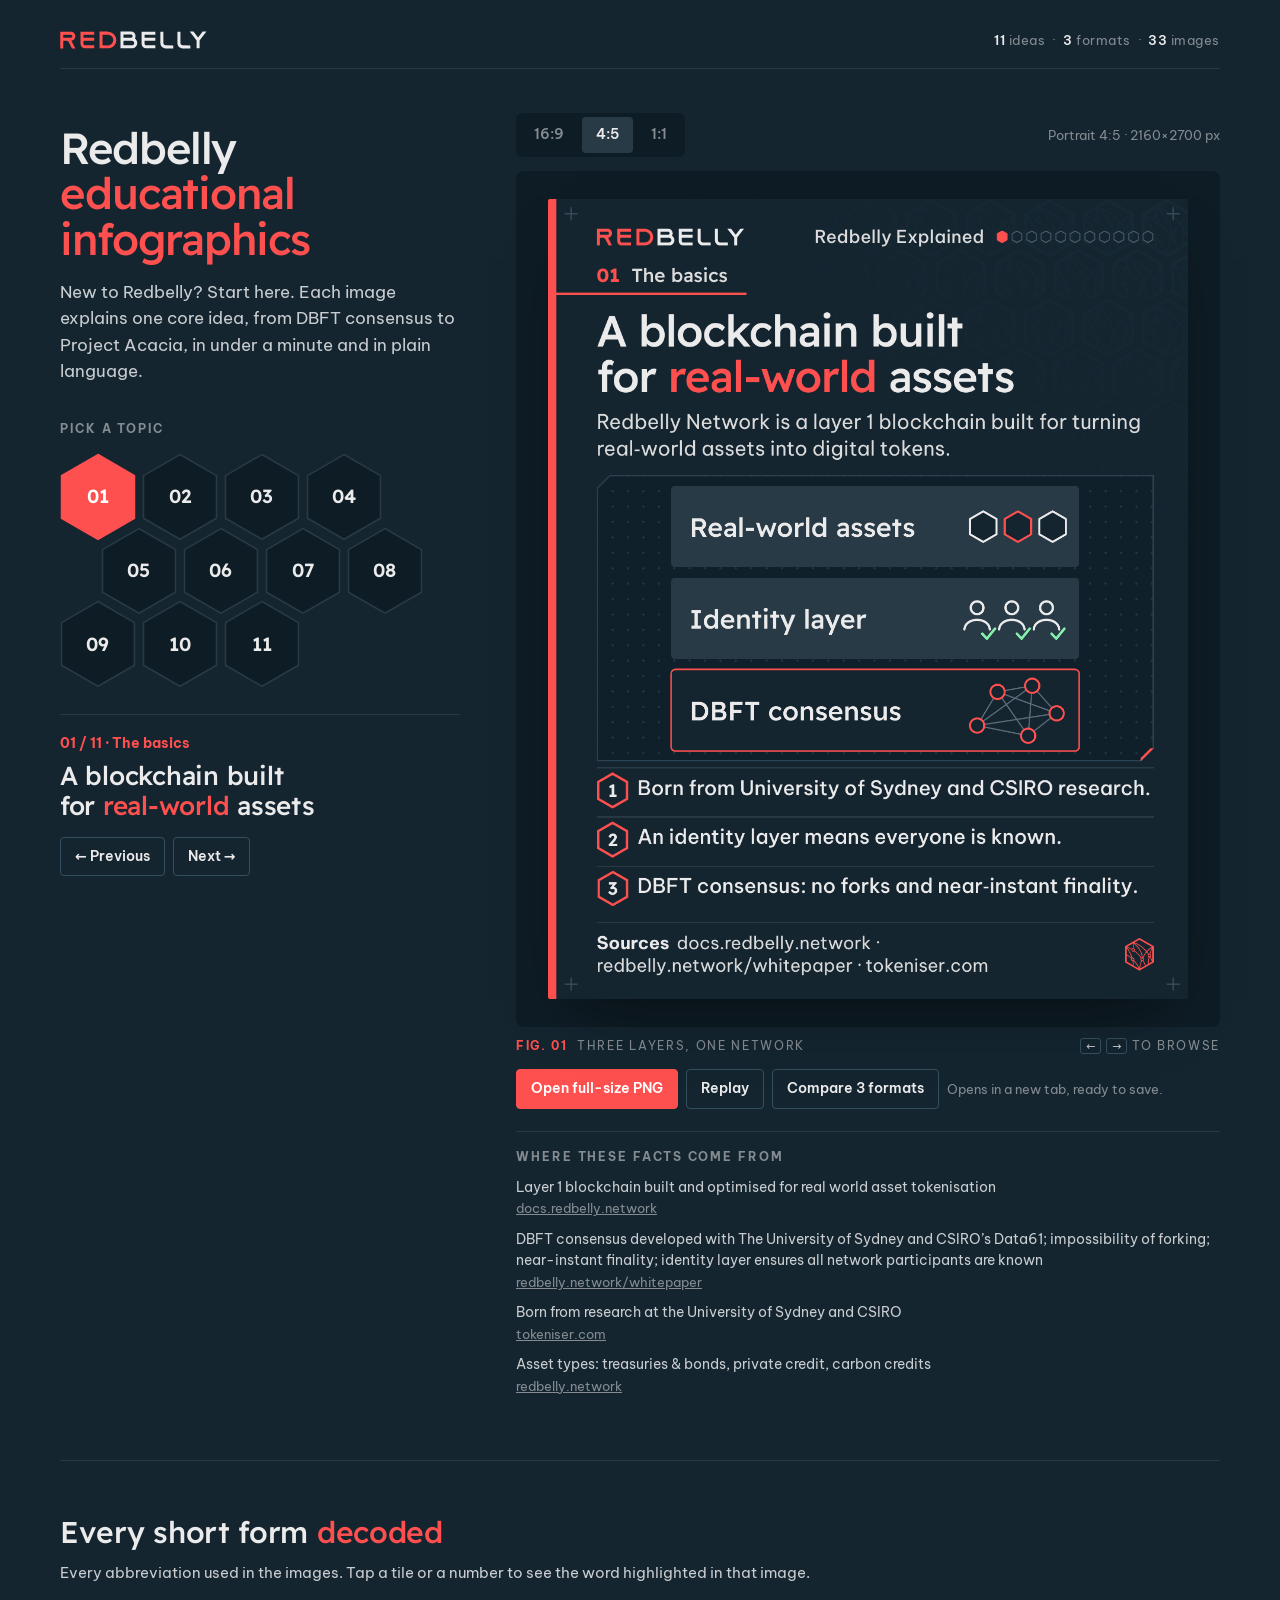
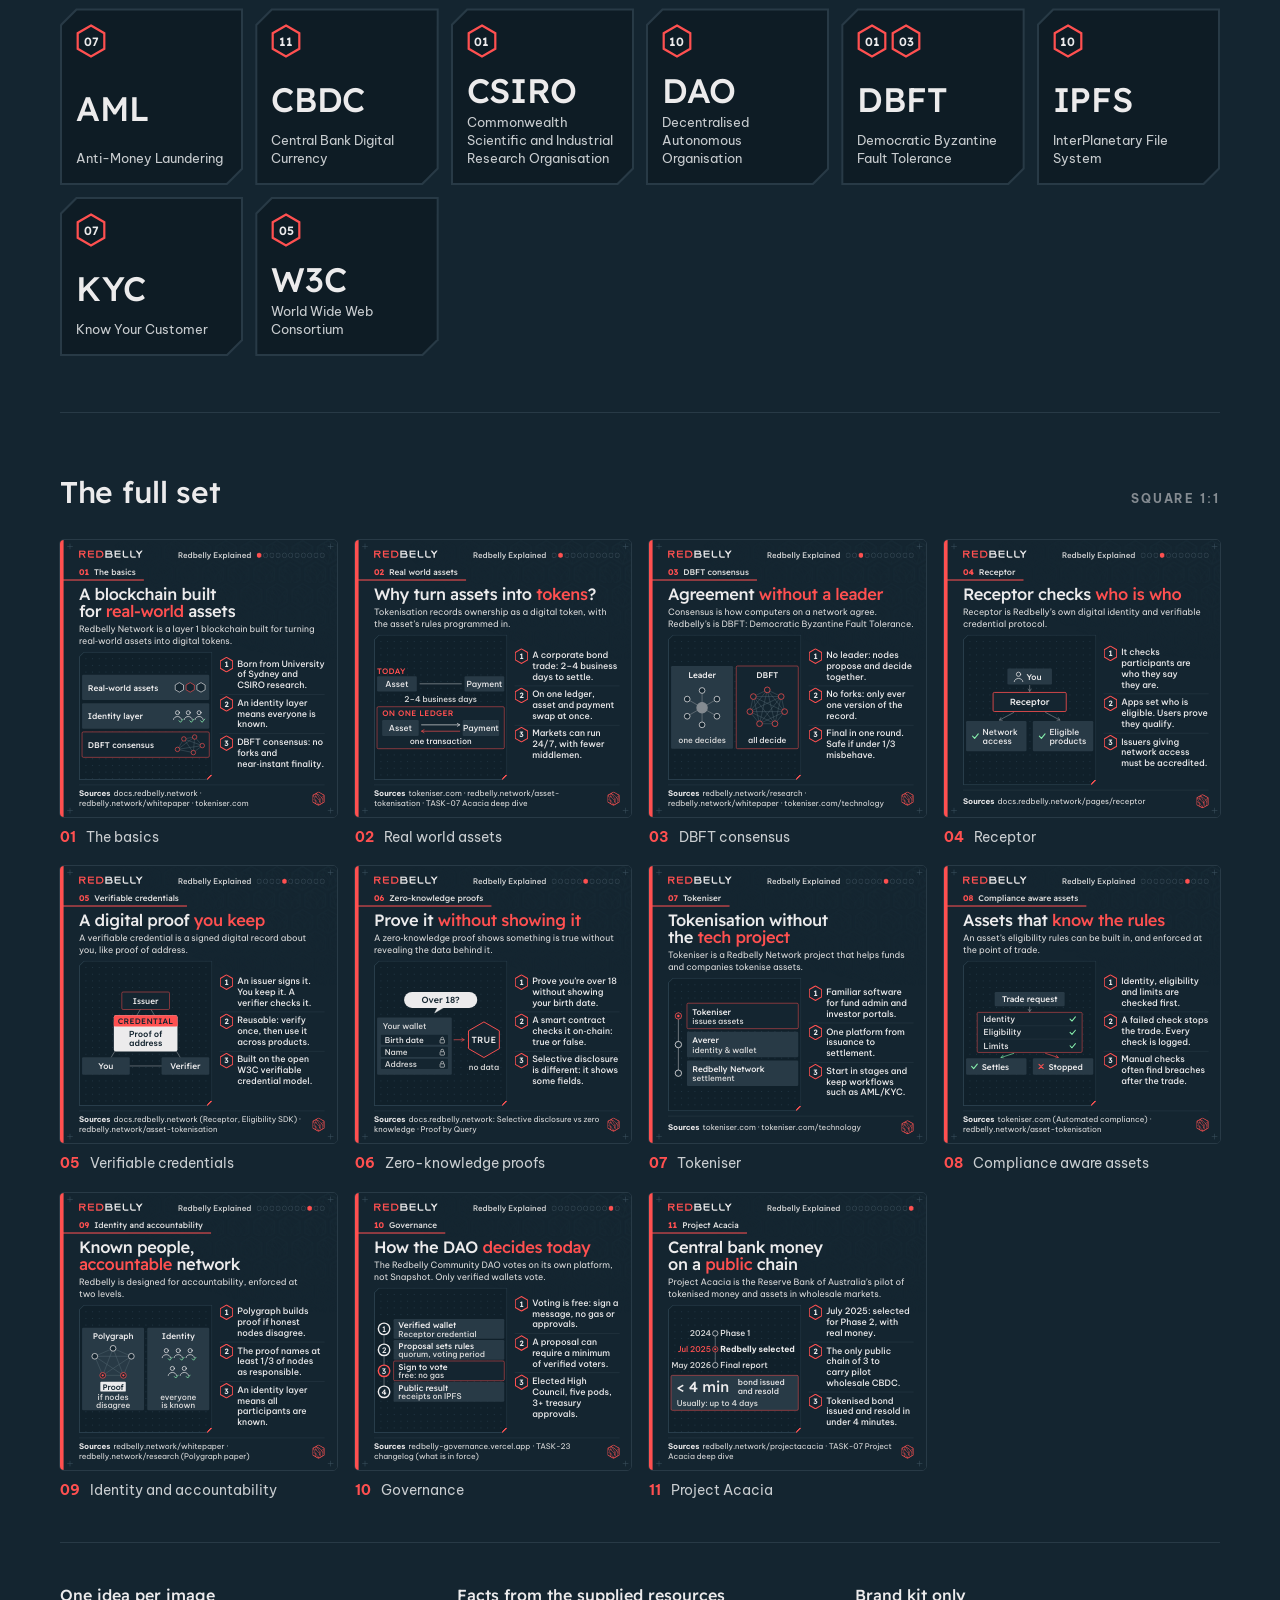
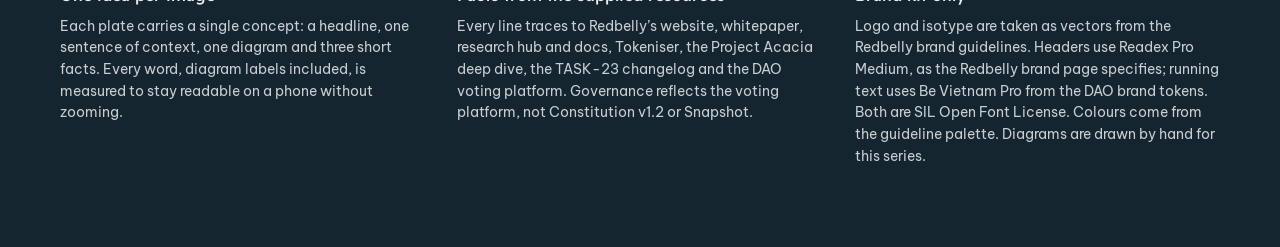
<file: index.html>
<!doctype html>
<html lang="en">
<head>
<meta charset="utf-8">
<meta name="viewport" content="width=device-width, initial-scale=1, viewport-fit=cover">
<title>Redbelly Educational Series</title>
<meta name="description" content="New to Redbelly? Start here. 11 infographics, each explaining one core idea in plain language, from DBFT consensus to Project Acacia.">
<meta name="theme-color" content="#142530">
<meta property="og:type" content="website">
<meta property="og:title" content="Redbelly Educational Series">
<meta property="og:description" content="New to Redbelly? Start here. 11 infographics, each explaining one core idea in plain language, from DBFT consensus to Project Acacia.">
<meta property="og:image" content="https://redbelly-dao-infographics.vercel.app/png/01-what-is-redbelly_16x9.png">
<meta name="twitter:card" content="summary_large_image">
<link rel="icon" type="image/svg+xml" href="assets/brand/favicon.svg">
<link rel="icon" type="image/png" sizes="32x32" href="assets/brand/favicon-32.png">
<link rel="apple-touch-icon" href="assets/brand/apple-touch-icon.png">
<link rel="stylesheet" href="src/plate.css">
<style>
/* Layout: a working desk. Left, the honeycomb index and notes; right, the live plate on a slate mat. Below, the full set and its sources. */
:root {
  --ink: #142530;      /* page ground (brand secondary) */
  --deep: #0E1C25;     /* wells */
  --slate: #283A46;    /* brand grey, mats and rules */
  --edge: #34505F;
  --red: #FF5050;      /* brand red, the one accent */
  --paper: #ECEBEC;
  --mist: #C9CDD0;
  --grey: #848B91;
  --display: 'Readex Pro', 'Be Vietnam Pro', 'Segoe UI', system-ui, sans-serif;
  --body: 'Be Vietnam Pro', 'Segoe UI', system-ui, sans-serif;
  color-scheme: dark;
}
* { box-sizing: border-box; }
[hidden] { display: none !important; }
body { background: var(--ink); color: var(--paper); font-family: var(--body); font-size: 16px; line-height: 1.55;
  padding-left: max(16px, env(safe-area-inset-left, 0px)); padding-right: max(16px, env(safe-area-inset-right, 0px)); }
body::before { content: ""; position: fixed; inset: 0 0 auto; height: env(safe-area-inset-top, 0px); z-index: 10; background: var(--ink); }
@media (min-width: 760px) { body { padding-left: max(52px, env(safe-area-inset-left, 0px)); padding-right: max(52px, env(safe-area-inset-right, 0px)); } }
.wrap { max-width: 1320px; margin: 0 auto; }
a { color: var(--paper); }
a:focus-visible, button:focus-visible { outline: 2px solid var(--red); outline-offset: 3px; }

/* top bar */
.bar { display: flex; align-items: center; justify-content: space-between; gap: 16px; padding-block: 22px 18px; border-bottom: 1px solid var(--slate); flex-wrap: wrap; }
.bar .wm svg { height: 18px; width: auto; display: block; }
.bar .tally { font-size: 13px; color: var(--grey); letter-spacing: .04em; font-variant-numeric: tabular-nums; }
.bar .tally b { color: var(--paper); font-weight: 600; }

/* desk */
.desk { display: grid; grid-template-columns: minmax(0, 400px) minmax(0, 1fr); gap: 56px; padding-block: 44px 64px; align-items: start; }
.intro h1 { font-family: var(--display); font-size: clamp(34px, 3.4vw, 50px); line-height: 1.04; margin-top: 12px !important; letter-spacing: -.03em; font-weight: 500; margin: 0; text-wrap: balance; }
.intro h1 em { font-style: normal; color: var(--red); }
.intro p.lead { color: var(--mist); font-size: 17px; margin: 18px 0 0; max-width: 36ch; }
.label { font-size: 12px; font-weight: 700; letter-spacing: .16em; text-transform: uppercase; color: var(--grey); }

/* honeycomb navigator: 11 cells, 4 / 4 / 3 */
.comb { margin-top: 36px; }
.comb .rows { display: flex; flex-direction: column; margin-top: 14px; }
.comb .row { display: flex; gap: 6px; }
.comb .row + .row { margin-top: -14px; }
.comb .row:nth-child(2) { padding-left: 41px; }
.cell { --s: 76px; width: var(--s); height: calc(var(--s) * 1.1547); border: 0; padding: 0; cursor: pointer; position: relative; background: none; color: var(--paper); font: inherit; }
.cell svg { position: absolute; inset: 0; width: 100%; height: 100%; }
.cell polygon { fill: var(--deep); stroke: var(--slate); stroke-width: 2; transition: fill .25s, stroke .25s; }
.cell span { position: relative; font-family: var(--display); font-weight: 600; font-size: 19px; font-variant-numeric: tabular-nums; letter-spacing: .02em; }
.cell:hover polygon { stroke: var(--grey); }
.cell[aria-current="true"] polygon { fill: var(--red); stroke: var(--red); }
.cell[aria-current="true"] span { color: #fff; }
.now { margin-top: 26px; padding-top: 18px; border-top: 1px solid var(--slate); }
.now .k { color: var(--red); font-weight: 700; font-size: 14px; }
.now h2 { margin: 6px 0 0; font-family: var(--display); font-size: 26px; line-height: 1.15; letter-spacing: -.01em; font-weight: 500; text-wrap: balance; min-height: 2.3em; /* two lines, so Previous / Next stay put */ }
.now h2 em { font-style: normal; color: var(--red); }
.now .step { display: flex; gap: 8px; margin-top: 16px; }
.btn { appearance: none; border: 1px solid var(--edge); background: transparent; color: var(--paper); font: inherit; font-size: 14px; font-weight: 600; padding: 8px 14px; border-radius: 4px; cursor: pointer; text-decoration: none; display: inline-flex; align-items: center; gap: 8px; }
.btn:hover { border-color: var(--grey); }
.btn.solid { background: var(--red); border-color: var(--red); color: #fff; }

/* viewer */
.viewer { min-width: 0; }
.tabs { display: flex; gap: 4px; flex-wrap: wrap; align-items: center; justify-content: space-between; margin-bottom: 14px; }
.tabs .group { display: flex; gap: 4px; background: var(--deep); padding: 4px; border-radius: 6px; }
.tab { appearance: none; border: 0; background: transparent; color: var(--grey); font: inherit; font-size: 14px; font-weight: 600; padding: 7px 14px; border-radius: 4px; cursor: pointer; font-variant-numeric: tabular-nums; }
.tab[aria-selected="true"] { background: var(--slate); color: var(--paper); }
.tabs .dims { font-size: 13px; color: var(--grey); font-variant-numeric: tabular-nums; }
.mat { background: var(--deep); border-radius: 8px; padding: clamp(10px, 2.4vw, 28px); display: flex; justify-content: center; }
.stage { position: relative; width: 100%; overflow: hidden; border-radius: 2px; box-shadow: 0 30px 60px -30px rgba(0,0,0,.6); }
.stage .plate { position: absolute; left: 0; top: 0; transform-origin: 0 0; }
.files { display: flex; gap: 8px; flex-wrap: wrap; margin-top: 14px; align-items: center; }
.files .hint { font-size: 13px; color: var(--grey); }
.srcbox { margin-top: 22px; border-top: 1px solid var(--slate); padding-top: 16px; }
.srcbox ol { list-style: none; padding: 0; margin: 10px 0 0; display: grid; gap: 10px; }
.srcbox li { display: grid; grid-template-columns: minmax(0, 1fr); font-size: 14px; color: var(--mist); }
.srcbox li a { color: var(--grey); font-size: 13px; word-break: break-all; }

/* live node field behind the desk: ring nodes like the isotype, linking as they drift */
.desk { position: relative; }
.desk > section { position: relative; z-index: 1; }
.net { position: absolute; top: -20px; bottom: -20px; left: 50%; width: 100vw; transform: translateX(-50%); z-index: 0; pointer-events: none; display: block;
  -webkit-mask-image: linear-gradient(90deg, #000 0%, #000 34%, transparent 62%); mask-image: linear-gradient(90deg, #000 0%, #000 34%, transparent 62%); }

/* tilt and readout */
.mat { perspective: 1800px; position: relative; }
.stage { transition: transform .5s cubic-bezier(.2,.7,.2,1); will-change: transform; }
.readout { display: flex; justify-content: space-between; gap: 12px; flex-wrap: wrap; margin-top: 10px; font-size: 12px; letter-spacing: .14em; text-transform: uppercase; color: var(--grey); font-variant-numeric: tabular-nums; }
.readout b { color: var(--red); font-weight: 700; }
.kbd { border: 1px solid var(--edge); border-radius: 3px; padding: 0 5px; font-size: 11px; color: var(--mist); letter-spacing: 0; }

/* all three formats side by side */
.compare { padding-block: 8px 48px; }
.compare .row3 { display: grid; grid-template-columns: 1.78fr 1fr 1fr; gap: 18px; align-items: end; margin-top: 18px; }
.compare figure { margin: 0; min-width: 0; }
.compare .box { position: relative; overflow: hidden; border-radius: 3px; outline: 1px solid var(--slate); }
.compare .box .plate { position: absolute; left: 0; top: 0; transform-origin: 0 0; }
.compare figcaption { margin-top: 8px; font-size: 13px; color: var(--grey); font-variant-numeric: tabular-nums; }
@media (max-width: 700px) { .compare .row3 { grid-template-columns: minmax(0, 1fr); } }

/* a short form, highlighted inside the live plate: a light marker from the brand's secondary palette
   (#ECEBEC / #D9D9D9 ground, #142530 text, #FA423C ring) so it stands apart from the red accents */
.plate { --hl-ground: #ECEBEC; --hl-ink: #142530; --hl-ring: #FA423C; }
.plate mark.hl { background: var(--hl-ground); color: var(--hl-ink); border-radius: .16em; padding: 0 .14em; margin: 0 -.04em; box-decoration-break: clone; -webkit-box-decoration-break: clone;
  box-shadow: 0 0 0 2px var(--hl-ring); animation: hlPulse 1.2s ease-out 1.6s 3 both; }
.plate .title mark.hl, .plate em mark.hl { color: var(--hl-ink); }
.plate rect.hlbox { fill: var(--hl-ground); stroke: var(--hl-ring); stroke-width: 3; opacity: 0; animation: hlIn .4s ease 1.2s forwards; }
.plate text.hltext { fill: var(--hl-ink); opacity: 0; animation: hlIn .4s ease 1.2s forwards; }
@keyframes hlPulse { 0% { box-shadow: 0 0 0 2px #FA423C, 0 0 0 2px rgba(250,66,60,.65); } 100% { box-shadow: 0 0 0 2px #FA423C, 0 0 0 .6em rgba(250,66,60,0); } }
@keyframes hlIn { to { opacity: 1; } }
@media (prefers-reduced-motion: reduce) { .plate mark.hl, .plate rect.hlbox, .plate text.hltext { animation: none; opacity: 1; } }
.hlchip { display: inline-flex; align-items: center; gap: 6px; font-size: 13px; color: #ECEBEC; background: #142530; border: 1px solid #FA423C; border-radius: 999px; padding: 4px 5px 4px 12px; flex-wrap: wrap; }
.hlchip .term { font-family: var(--display); font-weight: 600; background: #ECEBEC; color: #142530; border-radius: 3px; padding: 0 5px; }
.hlchip .count { color: #D9D9D9; font-variant-numeric: tabular-nums; min-width: 2.6em; text-align: center; }
.hlchip button { appearance: none; border: 1px solid #848B91; background: transparent; color: #ECEBEC; height: 24px; min-width: 24px; padding: 0 8px; border-radius: 999px; cursor: pointer; font: inherit; font-size: 12px; line-height: 1; }
.hlchip button:hover { border-color: #ECEBEC; }
.hlchip button.zoom { min-width: 78px; }
.hlchip button.x { border: 0; background: #848B91; color: #142530; width: 24px; padding: 0; }
/* the camera: the plate pans and zooms inside the stage */
.stage .plate.cam { transition: transform 1.1s cubic-bezier(.65,0,.25,1); }

/* short forms, laid out like element tiles */
.decode { padding-block: 48px 56px; border-top: 1px solid var(--slate); }
.decode header { display: flex; justify-content: space-between; align-items: end; gap: 16px; flex-wrap: wrap; }
.decode h3 { margin: 0; font-family: var(--display); font-weight: 500; font-size: 30px; letter-spacing: -.01em; }
.decode h3 em { font-style: normal; color: var(--red); }
.decode .sub { margin: 6px 0 0; color: var(--mist); font-size: 15px; }
.tiles { list-style: none; padding: 0; margin: 24px 0 0; display: grid; grid-template-columns: repeat(auto-fill, minmax(min(100%, 150px), 1fr)); gap: 12px; }
@media (min-width: 1100px) { .tiles { grid-template-columns: repeat(6, minmax(0, 1fr)); } }
@media (max-width: 440px) { .tiles { grid-template-columns: repeat(2, minmax(0, 1fr)); gap: 10px; } .tile .sym { font-size: 28px; } .tile .in { padding: 12px 12px 14px; } }
.tile { --c: 16px; position: relative; background: var(--slate); padding: 2px; min-width: 0;
  clip-path: polygon(var(--c) 0, 100% 0, 100% calc(100% - var(--c)), calc(100% - var(--c)) 100%, 0 100%, 0 var(--c)); transition: background .25s, transform .25s; }
.tile .in { height: 100%; display: grid; grid-template-rows: auto 1fr auto; gap: 6px; padding: 14px 14px 16px; background: var(--deep);
  clip-path: polygon(calc(var(--c) - 1px) 0, 100% 0, 100% calc(100% - var(--c) + 1px), calc(100% - var(--c) + 1px) 100%, 0 100%, 0 calc(var(--c) - 1px)); }
.tile .top { display: flex; justify-content: space-between; align-items: center; gap: 6px; }
.tile .nos { display: flex; gap: 4px; }
.tile { cursor: pointer; }
.tile .no { appearance: none; border: 0; cursor: pointer; width: 30px; height: 34px; display: grid; place-items: center; padding: 0; color: var(--paper);
  font-family: var(--display); font-weight: 600; font-size: 12px; font-variant-numeric: tabular-nums;
  background: url("data:image/svg+xml,%3Csvg xmlns='http://www.w3.org/2000/svg' viewBox='0 0 40 46'%3E%3Cpolygon points='20,2 38,12.4 38,33.6 20,44 2,33.6 2,12.4' fill='none' stroke='%23FF5050' stroke-width='3'/%3E%3C/svg%3E") center / contain no-repeat; }
.tile .no:hover { background-image: url("data:image/svg+xml,%3Csvg xmlns='http://www.w3.org/2000/svg' viewBox='0 0 40 46'%3E%3Cpolygon points='20,2 38,12.4 38,33.6 20,44 2,33.6 2,12.4' fill='%23FF5050' stroke='%23FF5050' stroke-width='3'/%3E%3C/svg%3E"); color: #fff; }
.tile .idx { font-size: 11px; color: var(--grey); font-variant-numeric: tabular-nums; letter-spacing: .08em; }
.tile .sym { font-family: var(--display); font-weight: 500; font-size: 34px; line-height: 1; letter-spacing: -.01em; align-self: center; padding-top: 10px; transition: color .25s; overflow-wrap: anywhere; }
.tile .full { font-size: 13px; line-height: 1.35; color: var(--mist); }
.tile:hover { background: var(--red); transform: translateY(-3px); }
.tile:hover .sym { color: var(--red); }
@media (prefers-reduced-motion: reduce) { .tile, .tile .sym { transition: none; } .tile:hover { transform: none; } }

/* the full set */
.set { padding-block: 56px 40px; border-top: 1px solid var(--slate); }
.set header { display: flex; justify-content: space-between; align-items: baseline; gap: 16px; flex-wrap: wrap; }
.set h3 { margin: 0; font-family: var(--display); font-weight: 500; font-size: 30px; letter-spacing: -.01em; }
.grid { display: grid; grid-template-columns: repeat(auto-fill, minmax(min(100%, 240px), 1fr)); gap: 18px; margin-top: 24px; }
.thumb { appearance: none; border: 0; padding: 0; background: none; cursor: pointer; text-align: left; color: var(--paper); font: inherit; }
.thumb .box { position: relative; width: 100%; aspect-ratio: 1; overflow: hidden; border-radius: 4px; outline: 1px solid var(--slate); transition: outline-color .2s, transform .25s; }
.thumb .box { transform-style: preserve-3d; }
.thumb:hover .box { outline-color: var(--red); }
.thumb .box .plate { position: absolute; left: 0; top: 0; transform-origin: 0 0; }
.thumb .cap { display: flex; gap: 10px; margin-top: 10px; font-size: 14px; color: var(--mist); }
.thumb .cap b { color: var(--red); font-variant-numeric: tabular-nums; }

/* notes on the set */
.about { display: grid; grid-template-columns: repeat(3, minmax(0, 1fr)); gap: 32px; padding-block: 40px 72px; border-top: 1px solid var(--slate); }
.about h4 { margin: 0 0 8px; font-family: var(--display); font-weight: 500; font-size: 16px; }
.about p { margin: 0; color: var(--mist); font-size: 14px; max-width: 46ch; }

@media (max-width: 920px) {
  .desk { grid-template-columns: minmax(0, 1fr); gap: 32px; padding-block: 28px 40px; }
  .about { grid-template-columns: minmax(0, 1fr); }
}
@media (max-width: 440px) {
  .cell { --s: 60px; }
  .comb .row:nth-child(2) { padding-left: 33px; }
  .comb .row + .row { margin-top: -11px; }
  .cell span { font-size: 16px; }
}
</style>
</head>
<body>

<div class="wrap">
  <header class="bar">
    <span class="wm" id="wm" aria-label="Redbelly"></span>
    <span class="tally"><b>11</b> ideas &nbsp;·&nbsp; <b>3</b> formats &nbsp;·&nbsp; <b>33</b> images</span>
  </header>

  <main class="desk">
    <canvas class="net" id="net" aria-hidden="true"></canvas>
    <section class="intro">
      <h1>Redbelly <em>educational infographics</em></h1>
      <p class="lead">New to Redbelly? Start here. Each image explains one core idea, from DBFT consensus to Project Acacia, in under a minute and in plain language.</p>

      <nav class="comb" aria-label="Choose a topic">
        <div class="label">Pick a topic</div>
        <div class="rows" id="comb"></div>
      </nav>

      <div class="now" aria-live="polite">
        <div class="k" id="nowK"></div>
        <h2 id="nowT"></h2>
        <div class="step">
          <button class="btn" id="prev" type="button">← Previous</button>
          <button class="btn" id="next" type="button">Next →</button>
        </div>
      </div>
    </section>

    <section class="viewer" aria-label="Infographic">
      <div class="tabs">
        <div class="group" role="tablist" aria-label="Format" id="fmt"></div>
        <span class="dims" id="dims"></span>
      </div>
      <div class="mat" id="mat"><div class="stage" id="stage"></div></div>
      <div class="readout"><span id="figline"></span><span><span class="kbd">←</span> <span class="kbd">→</span> to browse</span></div>
      <div class="files">
        <span class="hlchip" id="hlchip" hidden></span>
        <a class="btn solid" id="png" href="#" target="_blank" rel="noopener">Open full-size PNG</a>
        <button class="btn" id="replay" type="button">Replay</button>
        <button class="btn" id="cmp" type="button" aria-expanded="false" aria-controls="compare">Compare 3 formats</button>
        <span class="hint">Opens in a new tab, ready to save.</span>
      </div>
      <div class="srcbox">
        <div class="label">Where these facts come from</div>
        <ol id="src"></ol>
      </div>
    </section>
  </main>

  <section class="compare" id="compare" aria-label="All three formats" hidden>
    <div class="label">Same plate, three formats</div>
    <div class="row3" id="row3"></div>
  </section>

  <section class="decode" aria-labelledby="decodeH">
    <header>
      <div>
        <h3 id="decodeH">Every short form <em>decoded</em></h3>
        <p class="sub">Every abbreviation used in the images. Tap a tile or a number to see the word highlighted in that image.</p>
      </div>
    </header>
    <ul class="tiles" id="tiles"></ul>
  </section>

  <section class="set" aria-label="All eleven">
    <header>
      <h3>The full set</h3>
      <span class="label" id="setLabel">Square 1:1</span>
    </header>
    <div class="grid" id="grid"></div>
  </section>

  <section class="about">
    <div>
      <h4>One idea per image</h4>
      <p>Each plate carries a single concept: a headline, one sentence of context, one diagram and three short facts. Every word, diagram labels included, is measured to stay readable on a phone without zooming.</p>
    </div>
    <div>
      <h4>Facts from the supplied resources</h4>
      <p>Every line traces to Redbelly’s website, whitepaper, research hub and docs, Tokeniser, the Project Acacia deep dive, the TASK-23 changelog and the DAO voting platform. Governance reflects the voting platform, not Constitution v1.2 or Snapshot.</p>
    </div>
    <div>
      <h4>Brand kit only</h4>
      <p>Logo and isotype are taken as vectors from the Redbelly brand guidelines. Headers use Readex Pro Medium, as the Redbelly brand page specifies; running text uses Be Vietnam Pro from the DAO brand tokens. Both are SIL Open Font License. Colours come from the guideline palette. Diagrams are drawn by hand for this series.</p>
    </div>
  </section>
</div>

<script src="src/brand.js"></script>
<script src="src/content.js"></script>
<script src="src/sources.js"></script>
<script src="src/glossary.js"></script>
<script src="src/diagrams.js"></script>
<script src="src/plate.js"></script>
<script>
(function () {
  const TAGS = { '169': '16x9', '45': '4x5', '11': '1x1' };
  const ORDER = ['169', '45', '11'];
  let cur = '01', fmt = '45';
  try { fmt = localStorage.getItem('rbp-fmt') || fmt; } catch (e) {}
  if (!FORMATS[fmt]) fmt = '45';
  const $ = (id) => document.getElementById(id);
  const strip = (s) => s.replace(/\*/g, '');
  const mark = (s) => s.replace(/&/g, '&amp;').replace(/</g, '&lt;').replace(/\*([^*]+)\*/g, '<em>$1</em>');
  $('wm').innerHTML = BRAND.wordmark;

  // honeycomb 4 / 4 / 3
  const hexSvg = '<svg viewBox="0 0 100 115.47" aria-hidden="true"><polygon points="50,2 98,29.7 98,85.8 50,113.5 2,85.8 2,29.7"/></svg>';
  [[0, 4], [4, 8], [8, 11]].forEach(([a, b]) => {
    const row = document.createElement('div'); row.className = 'row';
    PLATES.slice(a, b).forEach((p) => {
      const c = document.createElement('button');
      c.className = 'cell'; c.type = 'button'; c.dataset.id = p.id;
      c.title = strip(p.title); c.setAttribute('aria-label', p.id + ': ' + p.kicker);
      c.innerHTML = hexSvg + '<span>' + p.id + '</span>';
      c.addEventListener('click', () => go(p.id));
      row.appendChild(c);
    });
    $('comb').appendChild(row);
  });

  ORDER.forEach((f) => {
    const t = document.createElement('button');
    t.className = 'tab'; t.type = 'button'; t.setAttribute('role', 'tab'); t.dataset.f = f;
    t.textContent = FORMATS[f].label.replace('Landscape ', '').replace('Portrait ', '').replace('Square ', '');
    t.title = FORMATS[f].label;
    t.addEventListener('click', () => { fmt = f; try { localStorage.setItem('rbp-fmt', f); } catch (e) {} draw(true); });
    $('fmt').appendChild(t);
  });

  function fit(box, plate, f) {
    const s = box.clientWidth / FORMATS[f].w;
    plate.style.transform = 'scale(' + s + ')';
    box.style.height = FORMATS[f].h * s + 'px';
  }

  function draw(animate) {
    const p = PLATES.find((x) => x.id === cur);
    const stage = $('stage');
    stage.style.maxWidth = fmt === '169' ? '100%' : (fmt === '45' ? '640px' : '720px');
    stage.innerHTML = '';
    const el = renderPlate(p, fmt, { animate });
    stage.appendChild(el);
    fit(stage, el, fmt);
    document.querySelectorAll('.cell').forEach((c) => c.setAttribute('aria-current', c.dataset.id === cur));
    document.querySelectorAll('.tab').forEach((t) => t.setAttribute('aria-selected', t.dataset.f === fmt));
    $('dims').textContent = FORMATS[fmt].label + ' · ' + FORMATS[fmt].w * 2 + '×' + FORMATS[fmt].h * 2 + ' px';
    $('nowK').textContent = p.id + ' / 11 · ' + p.kicker;
    $('nowT').innerHTML = mark(p.title);
    $('figline').innerHTML = '<b>Fig. ' + p.id + '</b> &nbsp;' + (p.fig || '');
    drawCompare();
    $('png').href = 'png/' + p.id + '-' + p.slug + '_' + TAGS[fmt] + '.png';
    $('src').innerHTML = (SOURCES[p.id] || []).map(([what, url]) =>
      '<li><span>' + what + '</span><a href="' + url + '" target="_blank" rel="noopener">' + url.replace('https://', '') + '</a></li>').join('');
    applyHighlight(el);
  }

  // highlight a short form inside the live plate (heading, notes and diagram labels), then fly the camera to it
  let hlTerm = null, cam = { list: [], i: 0, on: false }, camTimer = 0;
  const SVGNS = 'http://www.w3.org/2000/svg';
  function applyHighlight(plate) {
    const chip = $('hlchip');
    clearTimeout(camTimer); cam = { list: [], i: 0, on: false };
    if (!hlTerm) { chip.hidden = true; return; }
    const src = '\\b' + hlTerm.replace(/[.*+?^${}()|[\]\\]/g, '\\$&') + '\\b';
    const test = new RegExp(src, 'i');
    // text in the HTML parts of the plate
    const walker = document.createTreeWalker(plate, NodeFilter.SHOW_TEXT, { acceptNode: (n) =>
      n.parentElement.closest('svg, .src, .meta, .side, figcaption') ? NodeFilter.FILTER_REJECT : (test.test(n.nodeValue) ? NodeFilter.FILTER_ACCEPT : NodeFilter.FILTER_REJECT) });
    const nodes = []; while (walker.nextNode()) nodes.push(walker.currentNode);
    nodes.forEach((n) => {
      const frag = document.createDocumentFragment(), re = new RegExp(src, 'gi'); let last = 0, m;
      while ((m = re.exec(n.nodeValue))) {
        frag.appendChild(document.createTextNode(n.nodeValue.slice(last, m.index)));
        const mk = document.createElement('mark'); mk.className = 'hl'; mk.textContent = m[0]; frag.appendChild(mk);
        last = m.index + m[0].length;
      }
      frag.appendChild(document.createTextNode(n.nodeValue.slice(last)));
      n.parentNode.replaceChild(frag, n);
    });
    requestAnimationFrame(() => {
      // labels inside the diagram: a light marker box, with the matched letters redrawn in ink on top
      plate.querySelectorAll('.fig svg text').forEach((t) => {
        const str = t.textContent, re = new RegExp(src, 'gi'); let m;
        while ((m = re.exec(str))) {
          try {
            const a = t.getStartPositionOfChar(m.index), e = t.getExtentOfChar(m.index), w = t.getSubStringLength(m.index, m[0].length);
            const r = document.createElementNS(SVGNS, 'rect');
            r.setAttribute('class', 'hlbox'); r.setAttribute('rx', 5);
            r.setAttribute('x', a.x - 7); r.setAttribute('y', e.y - 5); r.setAttribute('width', w + 14); r.setAttribute('height', e.height + 10);
            // which line (tspan) holds the match, for its baseline
            let y = a.y, acc = 0;
            for (const sp of t.querySelectorAll('tspan')) { const L = sp.textContent.length; if (m.index < acc + L) { y = +sp.getAttribute('y'); break; } acc += L; }
            const ov = document.createElementNS(SVGNS, 'text');
            ['font-family', 'font-size', 'font-weight', 'letter-spacing', 'dominant-baseline'].forEach((k) => t.getAttribute(k) && ov.setAttribute(k, t.getAttribute(k)));
            ov.setAttribute('class', 'hltext'); ov.setAttribute('text-anchor', 'start'); ov.setAttribute('x', a.x); ov.setAttribute('y', y);
            ov.textContent = m[0];
            t.parentNode.insertBefore(r, t); t.parentNode.insertBefore(ov, t.nextSibling);
          } catch (err) {}
        }
      });
      // every mention, measured once in the plate's own pixels (so later clicks never re-measure a moving plate)
      const stage = $('stage'), tilt = stage.style.transform; stage.style.transform = '';
      const W = FORMATS[fmt].w, pr = plate.getBoundingClientRect(), k = pr.width / W;
      const boxOf = (el) => {
        if (!(el instanceof SVGElement)) {
          // HTML: walk the offset chain, which ignores the entrance animations' transforms
          let x = 0, y = 0, n = el;
          while (n && n !== plate) { x += n.offsetLeft; y += n.offsetTop; n = n.offsetParent; }
          return { x, y, w: el.offsetWidth, h: el.offsetHeight };
        }
        const r = el.getBoundingClientRect();
        return { x: (r.left - pr.left) / k, y: (r.top - pr.top) / k, w: r.width / k, h: r.height / k };
      };
      cam.list = [...plate.querySelectorAll('mark.hl, rect.hlbox')].map(boxOf).sort((a, b) => (a.y - b.y) || (a.x - b.x));
      stage.style.transform = tilt;
      buildChip();
      if (cam.list.length) camTimer = setTimeout(() => focusMention(0, true), 900);
    });
  }
  // the chip is built once per highlight; clicks only update its text, so buttons never move under the cursor
  function buildChip() {
    const chip = $('hlchip'), n = cam.list.length;
    chip.hidden = !n; if (!n) return;
    chip.innerHTML = '<span class="term">' + hlTerm + '</span><span>in image ' + cur + '</span>' +
      (n > 1 ? '<button type="button" data-a="prev" aria-label="Previous mention">‹</button><span class="count" id="hlcount"></span><button type="button" data-a="next" aria-label="Next mention">›</button>' : '') +
      '<button type="button" class="zoom" data-a="cam" id="hlzoom" aria-pressed="false"></button>' +
      '<button type="button" class="x" data-a="clear" aria-label="Clear highlight">✕</button>';
    updateChip();
  }
  function updateChip() {
    const c = $('hlcount'), z = $('hlzoom');
    if (c) c.textContent = (cam.i + 1) + ' / ' + cam.list.length;
    if (z) { z.textContent = cam.on ? 'Zoom out' : 'Zoom in'; z.setAttribute('aria-pressed', String(cam.on)); }
  }
  $('hlchip').addEventListener('click', (e) => {
    const a = e.target.closest('button'); if (!a) return;
    const n = cam.list.length; clearTimeout(camTimer);
    if (a.dataset.a === 'next') focusMention((cam.i + 1) % n, true);
    if (a.dataset.a === 'prev') focusMention((cam.i + n - 1) % n, true);
    if (a.dataset.a === 'cam') cam.on ? camReset(true) : focusMention(cam.i, true);
    if (a.dataset.a === 'clear') { hlTerm = null; $('hlchip').hidden = true; camReset(true); setTimeout(() => draw(false), 600); }
  });
  // pan and zoom the plate so the mention sits in the middle of the stage
  function focusMention(i, smooth) {
    const stage = $('stage'), plate = stage.firstChild, b = cam.list[i]; if (!plate || !b) return;
    stage.style.transform = '';
    const W = FORMATS[fmt].w, H = FORMATS[fmt].h, sw = stage.clientWidth, sh = stage.clientHeight, s0 = sw / W;
    const z = Math.max(1.7, Math.min(2.8, (sw * 0.34) / (b.w * s0))), K = s0 * z;
    let tx = sw / 2 - (b.x + b.w / 2) * K, ty = sh / 2 - (b.y + b.h / 2) * K;
    tx = Math.min(0, Math.max(sw - W * K, tx)); ty = Math.min(0, Math.max(sh - H * K, ty));
    plate.classList.toggle('cam', !!smooth);
    plate.style.transform = 'translate(' + tx.toFixed(1) + 'px,' + ty.toFixed(1) + 'px) scale(' + K.toFixed(4) + ')';
    cam.i = i; cam.on = true; updateChip();
  }
  function camReset(smooth) {
    const stage = $('stage'), plate = stage.firstChild; if (!plate) return;
    plate.classList.toggle('cam', !!smooth);
    plate.style.transform = 'scale(' + stage.clientWidth / FORMATS[fmt].w + ')';
    cam.on = false; updateChip();
  }

  // compare view
  function drawCompare() {
    const box = $('compare'); if (box.hidden) return;
    const p = PLATES.find((x) => x.id === cur);
    $('row3').innerHTML = '';
    ORDER.forEach((f) => {
      const fig = document.createElement('figure');
      fig.innerHTML = '<div class="box"></div><figcaption>' + FORMATS[f].label + ' · ' + FORMATS[f].w * 2 + '×' + FORMATS[f].h * 2 + '</figcaption>';
      const el = renderPlate(p, f, { animate: true });
      fig.querySelector('.box').appendChild(el);
      $('row3').appendChild(fig);
      fit(fig.querySelector('.box'), el, f);
    });
  }
  $('cmp').addEventListener('click', () => {
    const box = $('compare'); box.hidden = !box.hidden;
    $('cmp').setAttribute('aria-expanded', String(!box.hidden));
    $('cmp').textContent = box.hidden ? 'Compare 3 formats' : 'Hide comparison';
    drawCompare();
    if (!box.hidden) box.scrollIntoView({ behavior: 'smooth', block: 'start' });
  });

  // gentle tilt on the live plate
  const reduce = window.matchMedia('(prefers-reduced-motion: reduce)').matches;
  $('mat').addEventListener('pointermove', (e) => {
    if (reduce || e.pointerType === 'touch' || cam.on) return;  // no tilt while the camera is zoomed in
    const r = $('mat').getBoundingClientRect();
    const x = (e.clientX - r.left) / r.width - .5, y = (e.clientY - r.top) / r.height - .5;
    $('stage').style.transform = 'rotateY(' + (x * 5).toFixed(2) + 'deg) rotateX(' + (-y * 5).toFixed(2) + 'deg)';
  });
  $('mat').addEventListener('pointerleave', () => { $('stage').style.transform = ''; });

  // keyboard browsing
  document.addEventListener('keydown', (e) => {
    if (e.target.closest && e.target.closest('input,textarea')) return;
    if (e.key === 'ArrowRight') $('next').click();
    if (e.key === 'ArrowLeft') $('prev').click();
  });

  // node field
  (function net() {
    const cv = $('net'), ctx = cv.getContext('2d');
    let W = 0, H = 0, dpr = 1, nodes = [], mx = -999, my = -999;
    function size() {
      const r = cv.getBoundingClientRect(); dpr = Math.min(2, window.devicePixelRatio || 1);
      W = r.width; H = r.height; cv.width = W * dpr; cv.height = H * dpr; ctx.setTransform(dpr, 0, 0, dpr, 0, 0);
      const n = Math.round(Math.min(70, W * H / 16000));
      nodes = Array.from({ length: n }, () => ({ x: Math.random() * W, y: Math.random() * H, vx: (Math.random() - .5) * .22, vy: (Math.random() - .5) * .22, r: 3 + Math.random() * 3 }));
    }
    function frame() {
      ctx.clearRect(0, 0, W, H);
      for (const a of nodes) { a.x += a.vx; a.y += a.vy; if (a.x < 0 || a.x > W) a.vx *= -1; if (a.y < 0 || a.y > H) a.vy *= -1; }
      for (let i = 0; i < nodes.length; i++) for (let j = i + 1; j < nodes.length; j++) {
        const a = nodes[i], b = nodes[j], d = Math.hypot(a.x - b.x, a.y - b.y);
        if (d < 150) { ctx.strokeStyle = 'rgba(132,139,145,' + (0.22 * (1 - d / 150)).toFixed(3) + ')'; ctx.lineWidth = 1; ctx.beginPath(); ctx.moveTo(a.x, a.y); ctx.lineTo(b.x, b.y); ctx.stroke(); }
      }
      for (const a of nodes) {
        const near = Math.hypot(a.x - mx, a.y - my) < 170;
        if (near) { ctx.strokeStyle = 'rgba(255,80,80,.55)'; ctx.beginPath(); ctx.moveTo(a.x, a.y); ctx.lineTo(mx, my); ctx.stroke(); }
        ctx.beginPath(); ctx.arc(a.x, a.y, a.r, 0, Math.PI * 2);
        ctx.fillStyle = '#142530'; ctx.fill(); ctx.lineWidth = 1.6; ctx.strokeStyle = near ? '#FF5050' : 'rgba(236,235,236,.32)'; ctx.stroke();
      }
      if (!reduce) requestAnimationFrame(frame);
    }
    window.addEventListener('pointermove', (e) => { const r = cv.getBoundingClientRect(); mx = e.clientX - r.left; my = e.clientY - r.top; });
    window.addEventListener('resize', size);
    size(); frame();
  })();

  function go(id, term) {
    hlTerm = term || null;
    cur = id;
    if (location.hash !== '#p' + id) history.replaceState(null, '', '#p' + id);
    draw(true);
  }
  $('prev').addEventListener('click', () => go(String((+cur + 9) % 11 + 1).padStart(2, '0')));
  $('next').addEventListener('click', () => go(String(+cur % 11 + 1).padStart(2, '0')));
  $('replay').addEventListener('click', () => draw(true));

  // full set, square format, static
  const grid = $('grid');
  PLATES.forEach((p) => {
    const b = document.createElement('button');
    b.className = 'thumb'; b.type = 'button';
    b.innerHTML = '<div class="box"></div><div class="cap"><b>' + p.id + '</b><span>' + p.kicker + '</span></div>';
    const el = renderPlate(p, '11');
    b.querySelector('.box').appendChild(el);
    b.addEventListener('click', () => { go(p.id); window.scrollTo({ top: 0, behavior: 'smooth' }); });
    grid.appendChild(b);
  });
  function fitThumbs() { grid.querySelectorAll('.box').forEach((box) => fit(box, box.firstChild, '11')); }

  function fromHash() { const m = /^#p(\d\d)$/.exec(location.hash); if (m && PLATES.some((p) => p.id === m[1])) cur = m[1]; }
  // short forms
  $('tiles').innerHTML = GLOSSARY.map(([sym, full, ids], k) =>
    '<li class="tile"><div class="in"><div class="top"><span class="nos">' +
    ids.map((id) => '<button class="no" type="button" data-id="' + id + '" data-term="' + sym + '" aria-label="Open image ' + id + ' and highlight ' + sym + '">' + id + '</button>').join('') +
    '</span></div><div class="sym">' + sym + '</div><div class="full">' + full + '</div></div></li>').join('');
  $('tiles').addEventListener('click', (e) => {
    const tile = e.target.closest('.tile'); if (!tile) return;
    const b = e.target.closest('.no') || tile.querySelector('.no');
    go(b.dataset.id, b.dataset.term); document.querySelector('.viewer').scrollIntoView({ behavior: 'smooth', block: 'start' });
  });

  fromHash();
  window.addEventListener('hashchange', () => { fromHash(); draw(true); });
  window.addEventListener('resize', () => { const el = $('stage').firstChild; if (el) { fit($('stage'), el, fmt); if (cam.on) focusMention(cam.i, false); } fitThumbs(); });
  draw(true); fitThumbs();
  document.fonts && document.fonts.ready.then(() => { fitThumbs(); });
})();
</script>
</body>
</html>
</file>
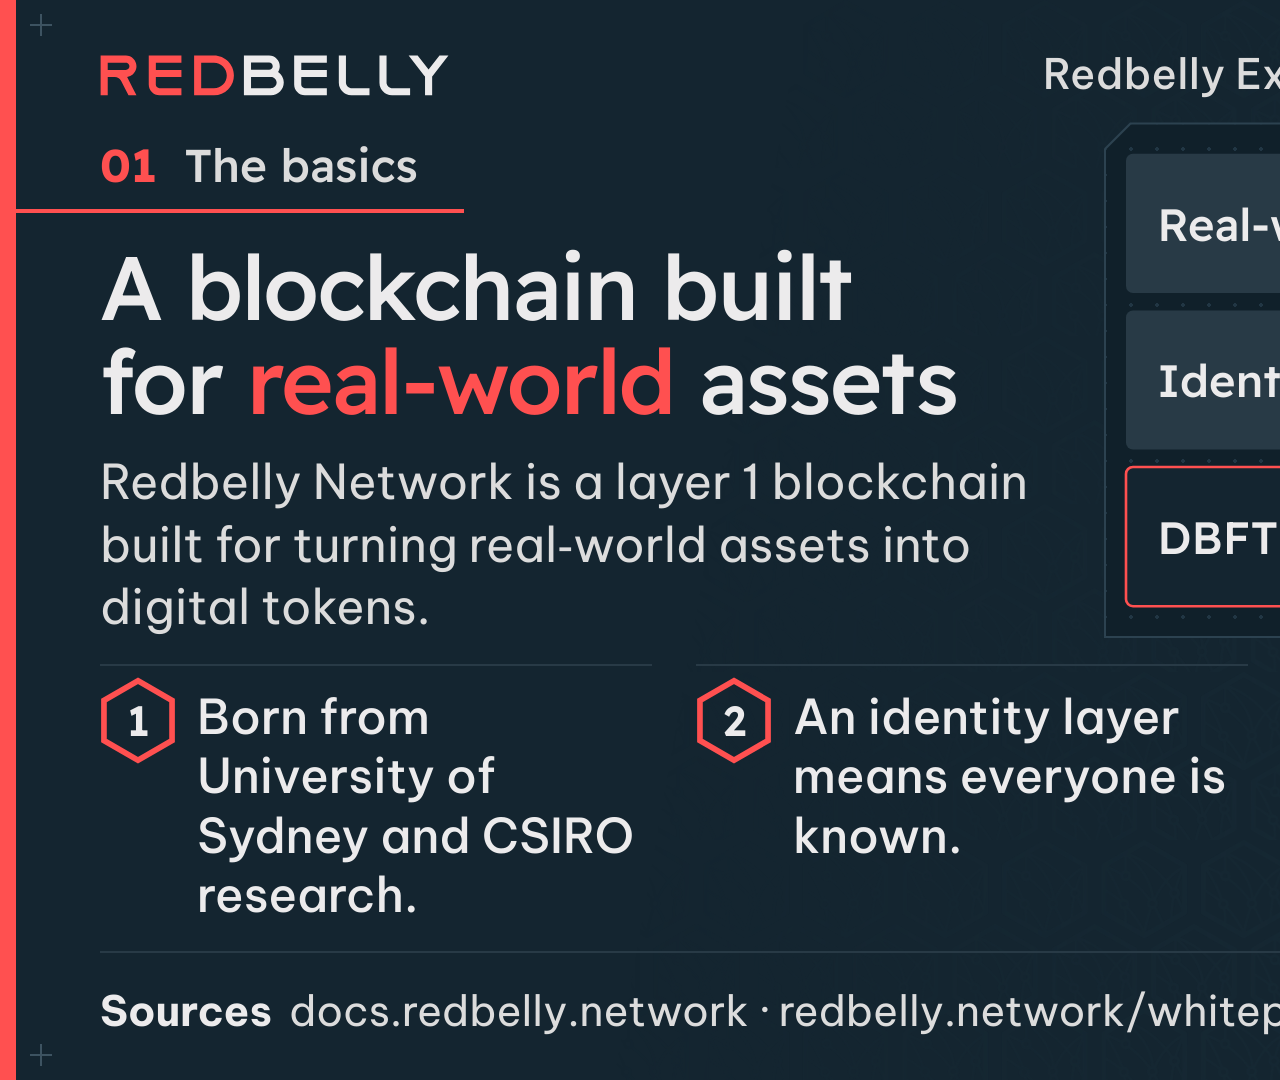
<file: plate.html>
<!doctype html>
<html lang="en">
<head>
<meta charset="utf-8">
<title>Plate</title>
<link rel="stylesheet" href="src/plate.css">
<style>html,body{margin:0;background:#0a1014}</style>
</head>
<body>
<!-- Editable source. Open plate.html?id=04&f=45 (f = 169 | 45 | 11, add &anim=1 for motion).
     Edit copy in src/content.js, diagrams in src/diagrams.js, styling in src/plate.css. -->
<script src="src/brand.js"></script>
<script src="src/content.js"></script>
<script src="src/diagrams.js"></script>
<script src="src/plate.js"></script>
<script>
  const q = new URLSearchParams(location.search);
  const p = PLATES.find((x) => x.id === (q.get('id') || '01'));
  document.body.appendChild(renderPlate(p, q.get('f') || '169', { animate: q.get('anim') === '1' }));
  document.fonts.ready.then(() => { document.body.dataset.ready = '1'; });
</script>
</body>
</html>
</file>
<file: src/plate.css>
/* Plate system. Brand palette from the Redbelly Brand Guidelines (media kit). */
@font-face { font-family: 'Be Vietnam Pro'; src: url('../assets/fonts/BeVietnamPro-Light.ttf') format('truetype'); font-weight: 300; }
@font-face { font-family: 'Be Vietnam Pro'; src: url('../assets/fonts/BeVietnamPro-Regular.ttf') format('truetype'); font-weight: 400; }
@font-face { font-family: 'Be Vietnam Pro'; src: url('../assets/fonts/BeVietnamPro-Medium.ttf') format('truetype'); font-weight: 500; }
@font-face { font-family: 'Be Vietnam Pro'; src: url('../assets/fonts/BeVietnamPro-SemiBold.ttf') format('truetype'); font-weight: 600; }
@font-face { font-family: 'Be Vietnam Pro'; src: url('../assets/fonts/BeVietnamPro-Bold.ttf') format('truetype'); font-weight: 700; }
@font-face { font-family: 'Be Vietnam Pro'; src: url('../assets/fonts/BeVietnamPro-ExtraBold.ttf') format('truetype'); font-weight: 800; }

/* Two brand faces: Readex Pro for headers and subheaders (redbelly.network/brand: Readex Pro Medium),
   Be Vietnam Pro for running text (DAO brand tokens). Both SIL OFL. */
@font-face { font-family: 'Readex Pro'; src: url('../assets/fonts/ReadexPro-400.ttf') format('truetype'); font-weight: 400; }
@font-face { font-family: 'Readex Pro'; src: url('../assets/fonts/ReadexPro-500.ttf') format('truetype'); font-weight: 500; }
@font-face { font-family: 'Readex Pro'; src: url('../assets/fonts/ReadexPro-600.ttf') format('truetype'); font-weight: 600; }
@font-face { font-family: 'Readex Pro'; src: url('../assets/fonts/ReadexPro-700.ttf') format('truetype'); font-weight: 700; }

/* Phone readability: no text on a plate is smaller than --floor, and the lede and notes are at least --body.
   1:1 and 4:5 (1080 wide): floor 30 px, body 34 px, so at least 10.8 px and 12.3 px on a 390 px wide phone.
   16:9 (1920 wide): floor 42 px, body 48 px. check.js measures every rendered word against these numbers. */
.plate {
  --ink: #142530; --slate: #283A46; --red: #FF5050; --paper: #ECEBEC; --mist: #DCDCDC; --grey: #848B91; --well: #10202A;
  position: relative; overflow: hidden; box-sizing: border-box;
  background: var(--ink); color: var(--paper);
  --display: 'Readex Pro', 'Be Vietnam Pro', sans-serif; --text: 'Be Vietnam Pro', sans-serif;
  font-family: var(--text);
  display: grid; column-gap: var(--gap); row-gap: 0;
  padding: var(--pt) var(--pr) var(--pb) var(--pl);
  -webkit-font-smoothing: antialiased; text-rendering: geometricPrecision;
}
.plate * { box-sizing: border-box; }

/* formats */
.plate.f169 { width: 1920px; height: 1080px; --pt: 50px; --pr: 76px; --pb: 40px; --pl: 100px; --gap: 60px;
  grid-template-columns: minmax(0, 1fr) 740px; grid-template-rows: auto auto 1fr auto;
  grid-template-areas: 'meta meta' 'head fig' 'notes notes' 'src src';
  --floor: 42px; --body: 48px; --title: 90px; --lede: var(--body); --note: var(--body); --meta: var(--floor); --kick: 46px; --src: var(--floor); --spine: 16px; }
.plate.f45 { width: 1080px; height: 1350px; --pt: 46px; --pr: 58px; --pb: 38px; --pl: 82px; --gap: 0px;
  grid-template-columns: minmax(0, 1fr); grid-template-rows: auto auto 1fr auto auto;
  grid-template-areas: 'meta' 'head' 'fig' 'notes' 'src';
  --floor: 30px; --body: 34px; --title: 74px; --lede: var(--body); --note: var(--body); --meta: var(--floor); --kick: 32px; --src: var(--floor); --spine: 14px; }
.plate.f11 { width: 1080px; height: 1080px; --pt: 40px; --pr: 48px; --pb: 34px; --pl: 74px; --gap: 28px;
  grid-template-columns: 520px minmax(0, 1fr); grid-template-rows: auto auto 1fr auto;
  grid-template-areas: 'meta meta' 'head head' 'fig notes' 'src src';
  --floor: 30px; --body: 34px; --title: 64px; --lede: var(--body); --note: var(--body); --meta: var(--floor); --kick: 32px; --src: var(--floor); --spine: 14px; }

/* brand spine, from the guideline cover */
.spine { position: absolute; left: 0; top: 0; bottom: 0; width: var(--spine); background: var(--red); }

/* brand pattern: tiled isotypes, fading out toward the reading side */
.lattice { position: absolute; inset: 0; width: 100%; height: 100%; color: #172A35; pointer-events: none; z-index: 0; }
.f169 .lattice { -webkit-mask-image: linear-gradient(100deg, transparent 38%, #000 92%); mask-image: linear-gradient(100deg, transparent 38%, #000 92%); }
.f45 .lattice, .f11 .lattice { -webkit-mask-image: radial-gradient(130% 70% at 100% 0%, #000 0%, transparent 62%); mask-image: radial-gradient(130% 70% at 100% 0%, #000 0%, transparent 62%); }

/* registration marks, like a print proof */
.reg { position: absolute; width: 22px; height: 22px; z-index: 0; }
.reg::before, .reg::after { content: ''; position: absolute; background: #3D5361; }
.reg::before { left: 10px; top: 0; width: 2px; height: 22px; }
.reg::after { top: 10px; left: 0; height: 2px; width: 22px; }
.reg.tl { left: calc(var(--spine) + 14px); top: 14px; }
.reg.tr { right: 14px; top: 14px; }
.reg.bl { left: calc(var(--spine) + 14px); bottom: 14px; }
.reg.br { right: 14px; bottom: 14px; }

.plate > *:not(.spine):not(.lattice):not(.reg) { position: relative; z-index: 1; }

/* meta row: wordmark, then the series name and a hex for each plate */
.meta { grid-area: meta; display: flex; align-items: center; justify-content: space-between; gap: 24px; font-size: var(--meta); line-height: 1.2; color: var(--mist); font-weight: 500; letter-spacing: .01em; }
.meta .wm svg { height: calc(var(--meta) * 1.02); width: auto; display: block; }
.meta .series { display: flex; align-items: center; gap: .7em; white-space: nowrap; }
.meta .idx { display: flex; gap: .2em; }
.meta .idx svg { width: .62em; height: .72em; display: block; }

/* heading block */
.head { grid-area: head; padding-top: calc(var(--floor) * .9); }
.kicker { display: inline-flex; align-items: baseline; gap: .6em; font-family: var(--display); font-size: var(--kick); line-height: 1.2; font-weight: 500; color: var(--mist);
  /* red rule runs in from the page edge, as in the guideline section headers */
  margin-left: calc(-1 * var(--pl)); padding-left: var(--pl); padding-right: 1em; padding-bottom: .34em;
  border-bottom: 4px solid var(--red); }
.kicker b { color: var(--red); font-weight: 700; font-variant-numeric: tabular-nums; }
.title { font-family: var(--display); font-size: var(--title); line-height: 1.04; font-weight: 500; letter-spacing: -0.02em; margin: .3em 0 0; text-wrap: balance; }
.title em { font-style: normal; color: var(--red); }
.plate .nw { white-space: nowrap; }
.lede { font-size: var(--lede); line-height: 1.3; font-weight: 400; color: var(--mist); margin: .5em 0 0; text-wrap: pretty; }
.f169 .lede { max-width: 30ch; }

/* diagram, mounted on a chamfered mat with a dot grid */
.fig { grid-area: fig; margin: 0; min-height: 0; display: flex; align-items: center; justify-content: center; position: relative;
  --c: 26px; background: #2C4250;
  clip-path: polygon(var(--c) 0, 100% 0, 100% calc(100% - var(--c)), calc(100% - var(--c)) 100%, 0 100%, 0 var(--c));
  padding: var(--fp); }
.fig::before { content: ''; position: absolute; inset: 2px; z-index: 0;
  background-color: var(--well); background-image: radial-gradient(circle, #213644 1.6px, transparent 2px); background-size: 26px 26px; background-position: 12px 12px;
  clip-path: polygon(calc(var(--c) - 1px) 0, 100% 0, 100% calc(100% - var(--c) + 1px), calc(100% - var(--c) + 1px) 100%, 0 100%, 0 calc(var(--c) - 1px)); }
.fig::after { content: ''; position: absolute; right: 0; bottom: 0; width: var(--c); height: var(--c); z-index: 2;
  background: linear-gradient(to top left, transparent calc(50% - 4px), var(--red) calc(50% - 4px), var(--red) calc(50% + 4px), transparent calc(50% + 4px)); }
.fig svg { position: relative; z-index: 1; width: 100%; height: 100%; max-height: 100%; display: block; overflow: visible; }
.f169 .fig { --fp: 22px; margin: 22px 0 0; min-height: 488px; }
.f45 .fig { --fp: 18px; margin: 22px 0 10px; --c: 22px; }
.f11 .fig { --fp: 12px; margin: 20px 0 6px; --c: 20px; }

/* notes */
.notes { grid-area: notes; list-style: none; margin: 0; padding: 0; align-self: end; }
.notes li { display: grid; grid-template-columns: 1.6em 1fr; gap: .42em; align-items: start; font-size: var(--note); line-height: 1.24; font-weight: 500; color: var(--paper);
  padding: .4em 0 .44em; border-top: 2px solid var(--slate); text-wrap: pretty; }
.notes li .n { width: 1.6em; height: 1.82em; margin-top: -.2em; display: grid; place-items: center;
  background: url("data:image/svg+xml,%3Csvg xmlns='http://www.w3.org/2000/svg' viewBox='0 0 40 46'%3E%3Cpolygon points='20,2 38,12.4 38,33.6 20,44 2,33.6 2,12.4' fill='none' stroke='%23FF5050' stroke-width='3'/%3E%3C/svg%3E") center / contain no-repeat; }
.notes li .n span { font-family: var(--display); color: var(--paper); font-weight: 600; font-size: var(--floor); line-height: 1; font-variant-numeric: tabular-nums; }
.f169 .notes { display: grid; grid-template-columns: repeat(3, minmax(0, 1fr)); column-gap: 44px; margin-top: 26px; }
.f169 .notes li { padding: .42em 0 .2em; }
.f45 .notes li { padding: .36em 0 .4em; }
.f11 .notes { align-self: center; }
.f11 .notes li { padding: .34em 0 .38em; }
.f11 .notes li:first-child { border-top: 0; }

/* sources */
.src { grid-area: src; display: flex; align-items: center; justify-content: space-between; gap: 28px; font-size: var(--src); color: var(--mist); line-height: 1.25;
  border-top: 2px solid var(--slate); padding-top: .5em; margin-top: .4em; }
.src .lbl { color: var(--paper); font-weight: 700; margin-right: .4em; }
.src .iso { flex: none; width: calc(var(--src) * 1.6); color: var(--red); }
.src .iso svg { width: 100%; height: auto; display: block; }

/* ---- motion (live pages only; exports render static) ---- */
.plate.anim .ln { stroke-dasharray: 1 1; stroke-dashoffset: 1; animation: draw .9s cubic-bezier(.6,.1,.2,1) forwards; animation-delay: calc(var(--i) * 28ms + 200ms); }
.plate.anim .ln[data-dash] { stroke-dasharray: none; opacity: 0; animation: fade .5s ease forwards; animation-delay: calc(var(--i) * 28ms + 200ms); }
.plate.anim .pp { opacity: 0; animation: fade .55s ease forwards; animation-delay: calc(var(--i) * 28ms + 120ms); }
.plate.anim .kicker { animation: rule 1s cubic-bezier(.6,.1,.2,1) both; }
.plate.anim .title, .plate.anim .lede, .plate.anim .notes li { animation: rise .7s cubic-bezier(.2,.7,.2,1) both; }
.plate.anim .lede { animation-delay: .12s; }
.plate.anim .notes li:nth-child(1) { animation-delay: .9s; }
.plate.anim .notes li:nth-child(2) { animation-delay: 1.05s; }
.plate.anim .notes li:nth-child(3) { animation-delay: 1.2s; }
.plate.anim .lattice { animation: drift 30s ease-in-out infinite alternate; }
.plate.anim .fig::after { animation: fade .6s ease 1.4s both; opacity: 0; }
@keyframes draw { to { stroke-dashoffset: 0; } }
@keyframes fade { to { opacity: 1; } }
@keyframes rise { from { opacity: 0; transform: translateY(14px); } to { opacity: 1; transform: none; } }
@keyframes rule { from { border-bottom-color: transparent; } to { border-bottom-color: var(--red); } }
@keyframes drift { from { transform: translate(0, 0); } to { transform: translate(-30px, 20px); } }
@media (prefers-reduced-motion: reduce) { .plate.anim * { animation: none !important; opacity: 1 !important; stroke-dashoffset: 0 !important; } }
</file>
